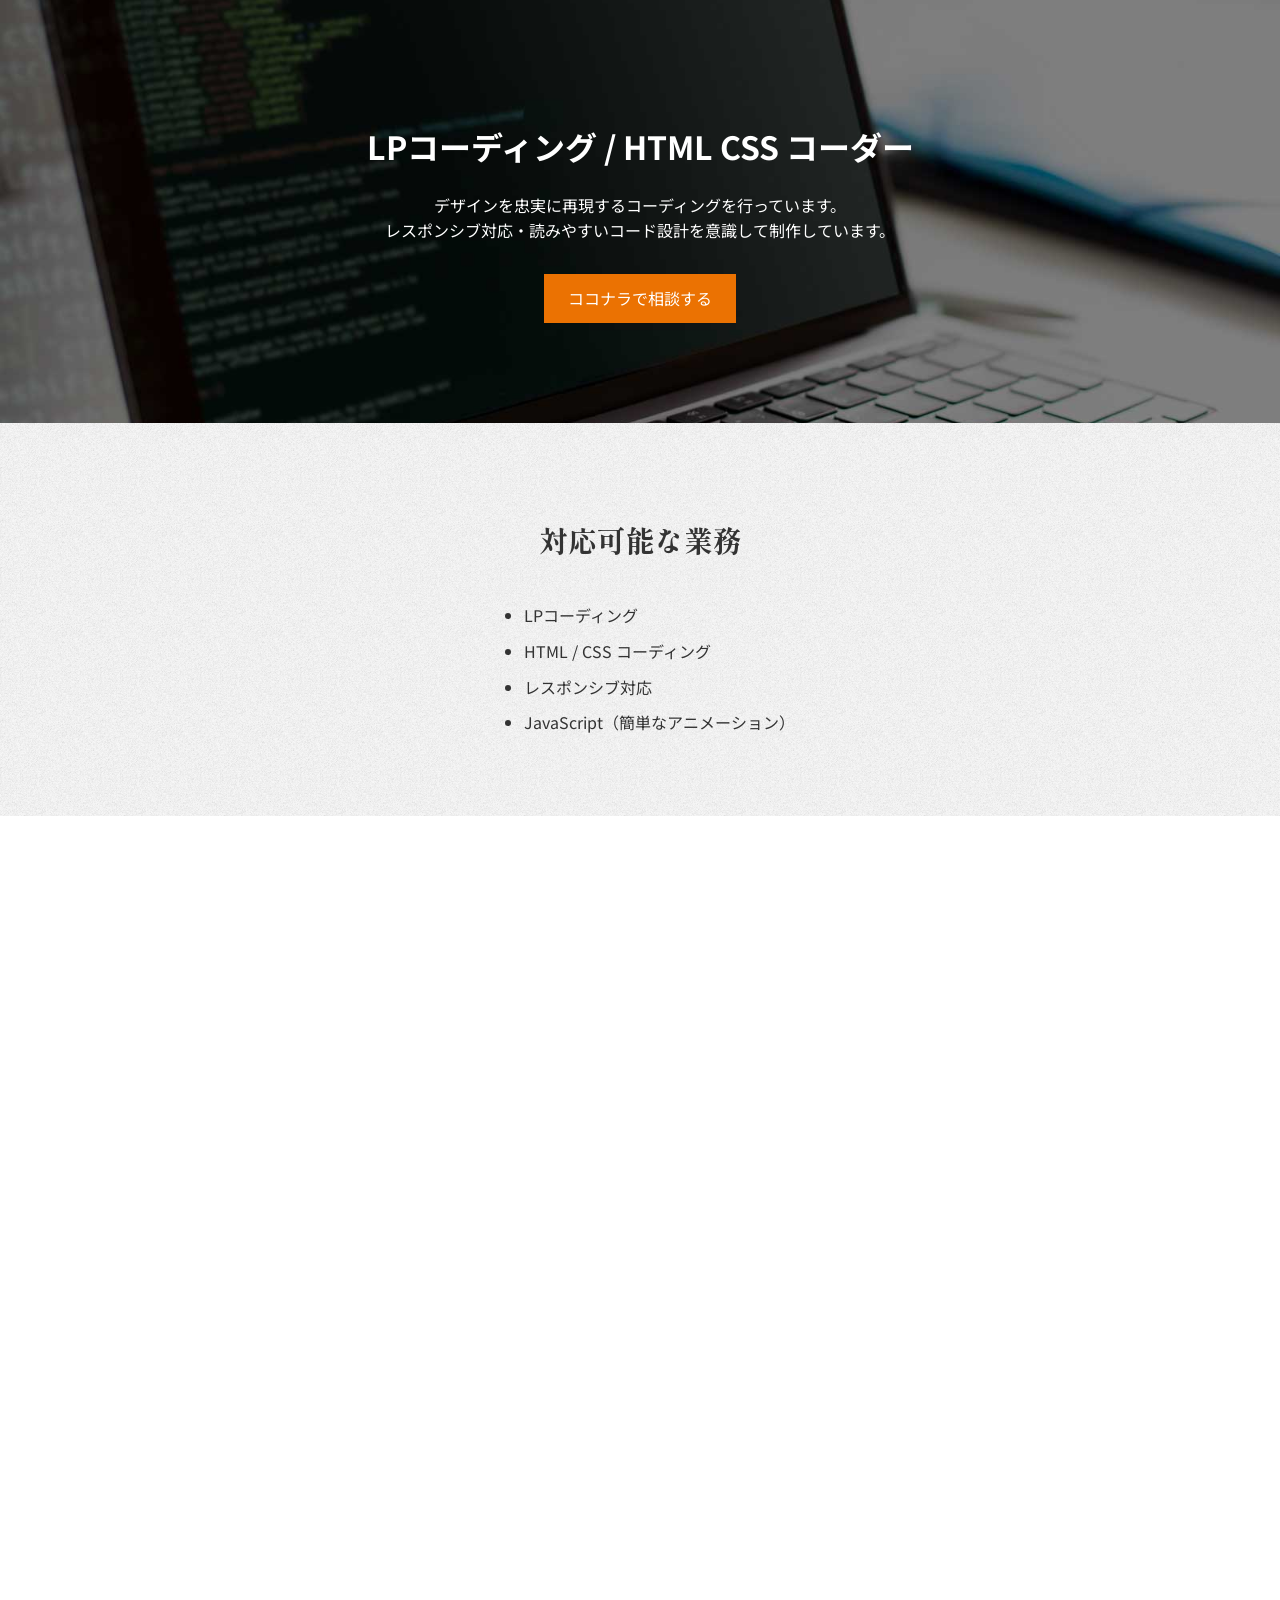
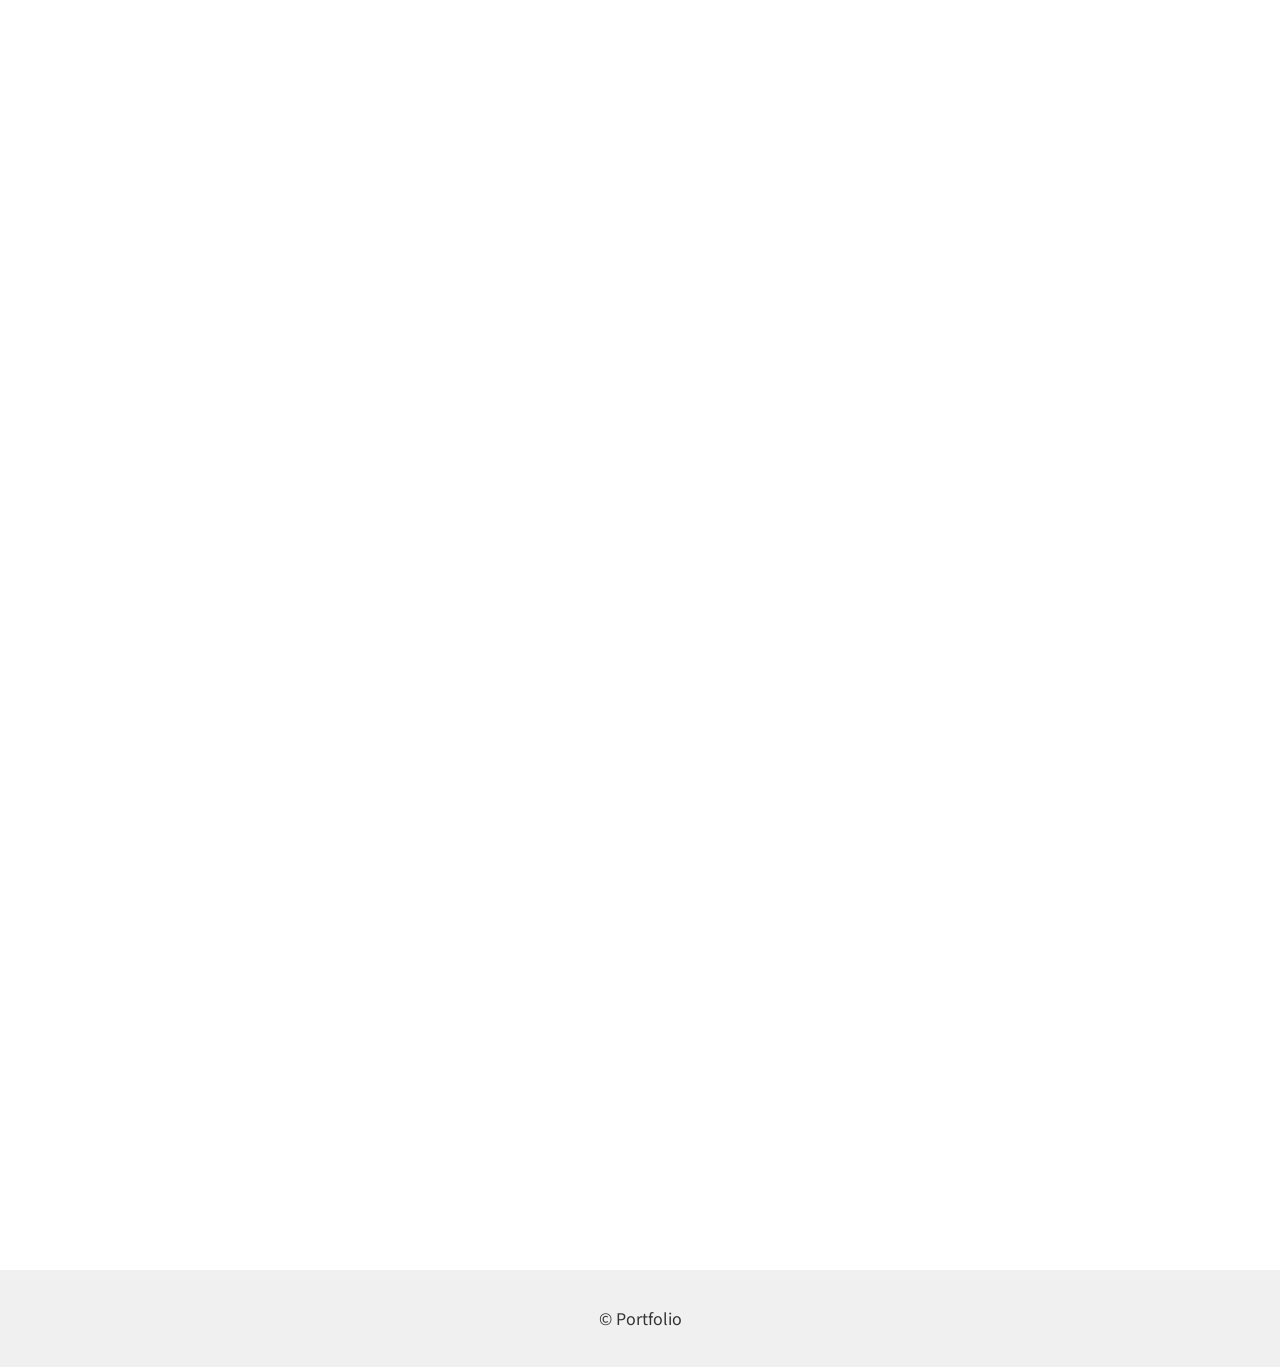
<file: portfolio/index.html>
<!DOCTYPE html>
<html lang="ja">

<head>
  <meta charset="UTF-8">
  <meta name="viewport" content="width=device-width, initial-scale=1.0">
  <title>LPコーディング / HTML CSS コーダー</title>
  <link href="https://unpkg.com/aos@2.3.1/dist/aos.css" rel="stylesheet">
  <link rel="stylesheet" href="css/style.css">
</head>

<body>
  <header>
    <div class="container">
      <h1>LPコーディング<br class="sp-only"><span class="slash"> / </span>HTML CSS コーダー</h1>
      <p class="lead">
        デザインを忠実に再現する<br class="sp-only">コーディングを行っています。<br>
        レスポンシブ対応・読みやすいコード設計を<br class="sp-only">意識して制作しています。
      </p>
      <a class="btn type01" href="https://coconala.com/services/4086378" target="_blank">
        ココナラで相談する
      </a>
    </div>
  </header>

  <section class="service" data-aos="fade-up">
    <div class="container">
      <h2>対応可能な業務</h2>
      <ul>
        <li>LPコーディング</li>
        <li>HTML / CSS コーディング</li>
        <li>レスポンシブ対応</li>
        <li>JavaScript（簡単なアニメーション）</li>
      </ul>
    </div>
  </section>

  <section class="skill" data-aos="fade-up">
    <div class="container">
      <h2>スキル</h2>
      <div class="skill-grid">
        <div>HTML</div>
        <div>CSS</div>
        <!-- <div>JavaScript</div> -->
        <div>レスポンシブ対応</div>
      </div>
    </div>
  </section>

  <section class="works" data-aos="fade-up">
    <div class="container">
      <h2>制作実績（サンプル）</h2>
      <div class="works-grid">
        <div class="work">
          <img src="images/work1.jpg">
          <h3>カフェLP</h3>
          <p>HTML / CSS / レスポンシブ</p>
        </div>

        <div class="work">
          <img src="images/work2.jpg">
          <h3>美容サロンLP</h3>
          <p>HTML / CSS</p>
        </div>

        <div class="work">
          <img src="images/work3.jpg">
          <h3>企業サイト</h3>
          <p>HTML / CSS / JavaScript</p>
        </div>
      </div>
    </div>
  </section>

  <section class="strength" data-aos="fade-up">
    <div class="container">
      <h2>制作で意識していること</h2>
      <ul>
        <li>デザイン再現度を重視したコーディング</li>
        <li>スマートフォン・タブレット対応</li>
        <li>読みやすく保守しやすいHTML構造</li>
        <li>シンプルで整理されたCSS設計</li>
      </ul>
    </div>
  </section>

  <section class="flow" data-aos="fade-up">
    <div class="container">
      <h2>制作の流れ</h2>
      <ol>
        <li>ご相談</li>
        <li>お見積り</li>
        <li>コーディング</li>
        <li>納品</li>
      </ol>
    </div>
  </section>

  <section class="contact" data-aos="fade-up">
    <div class="container">
      <h2>お問い合わせ</h2>
      <p>
        ご依頼・ご相談はココナラからお願いいたします。
      </p>
      <a class="btn" href="https://coconala.com/services/4086378" target="_blank">
        ココナラで相談する
      </a>
    </div>
  </section>

  <footer>
    <p>© Portfolio</p>
  </footer>

  <script src="https://unpkg.com/aos@2.3.1/dist/aos.js"></script>
  <script>
    AOS.init({
      duration: 1200,
      delay: 80,
    });
  </script>
</body>

</html>
</file>
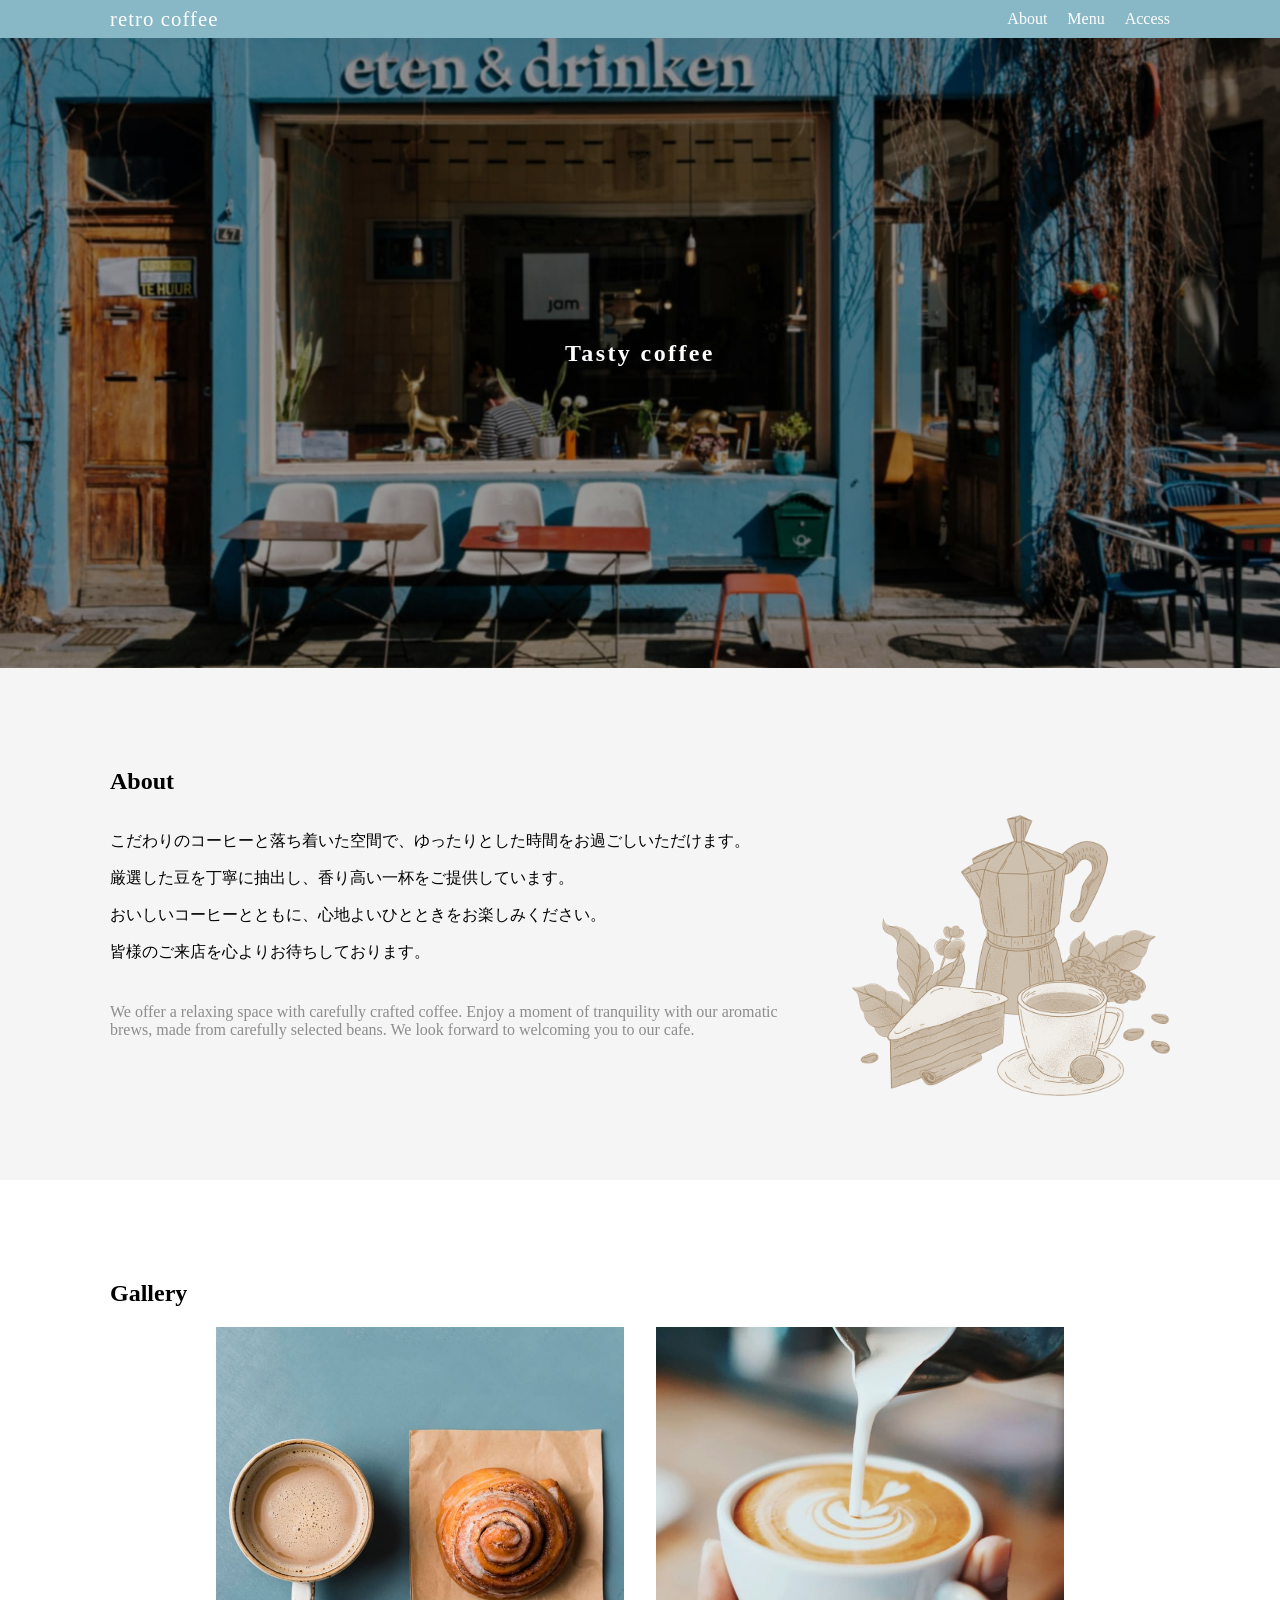
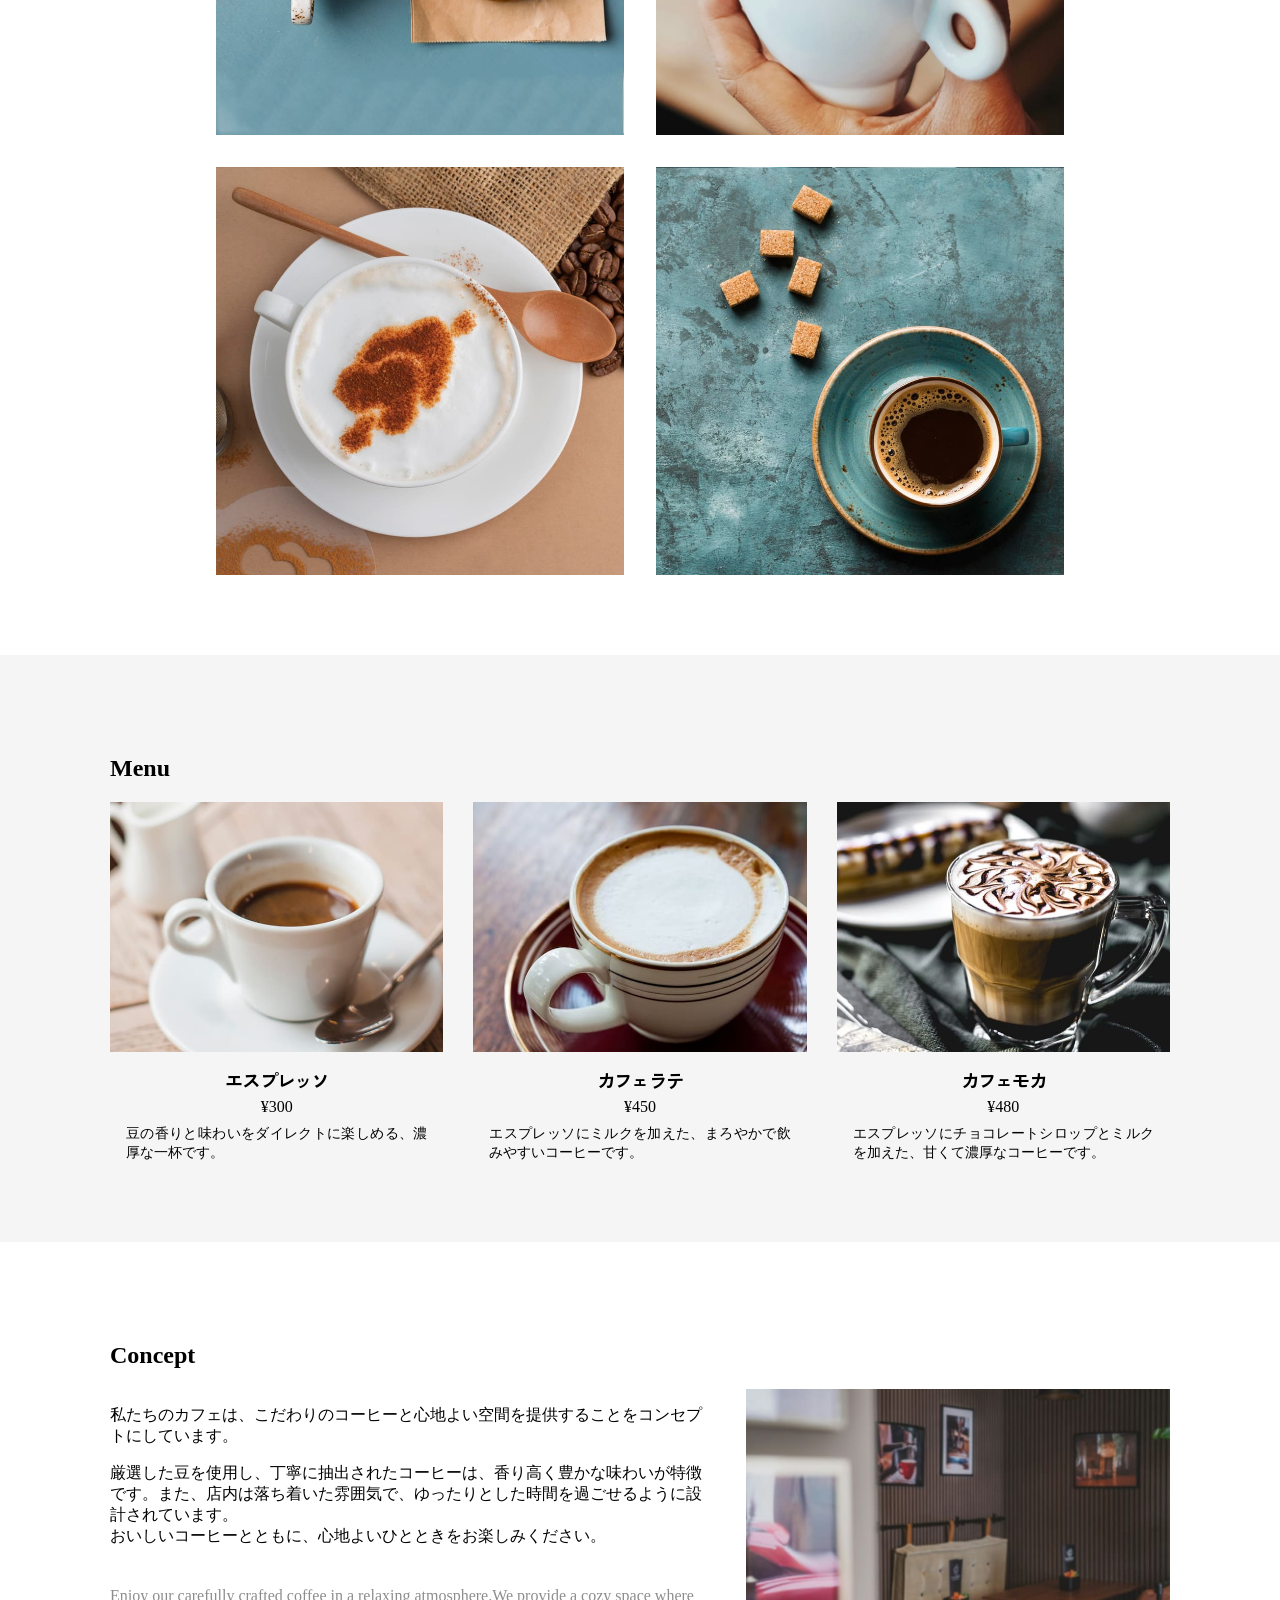
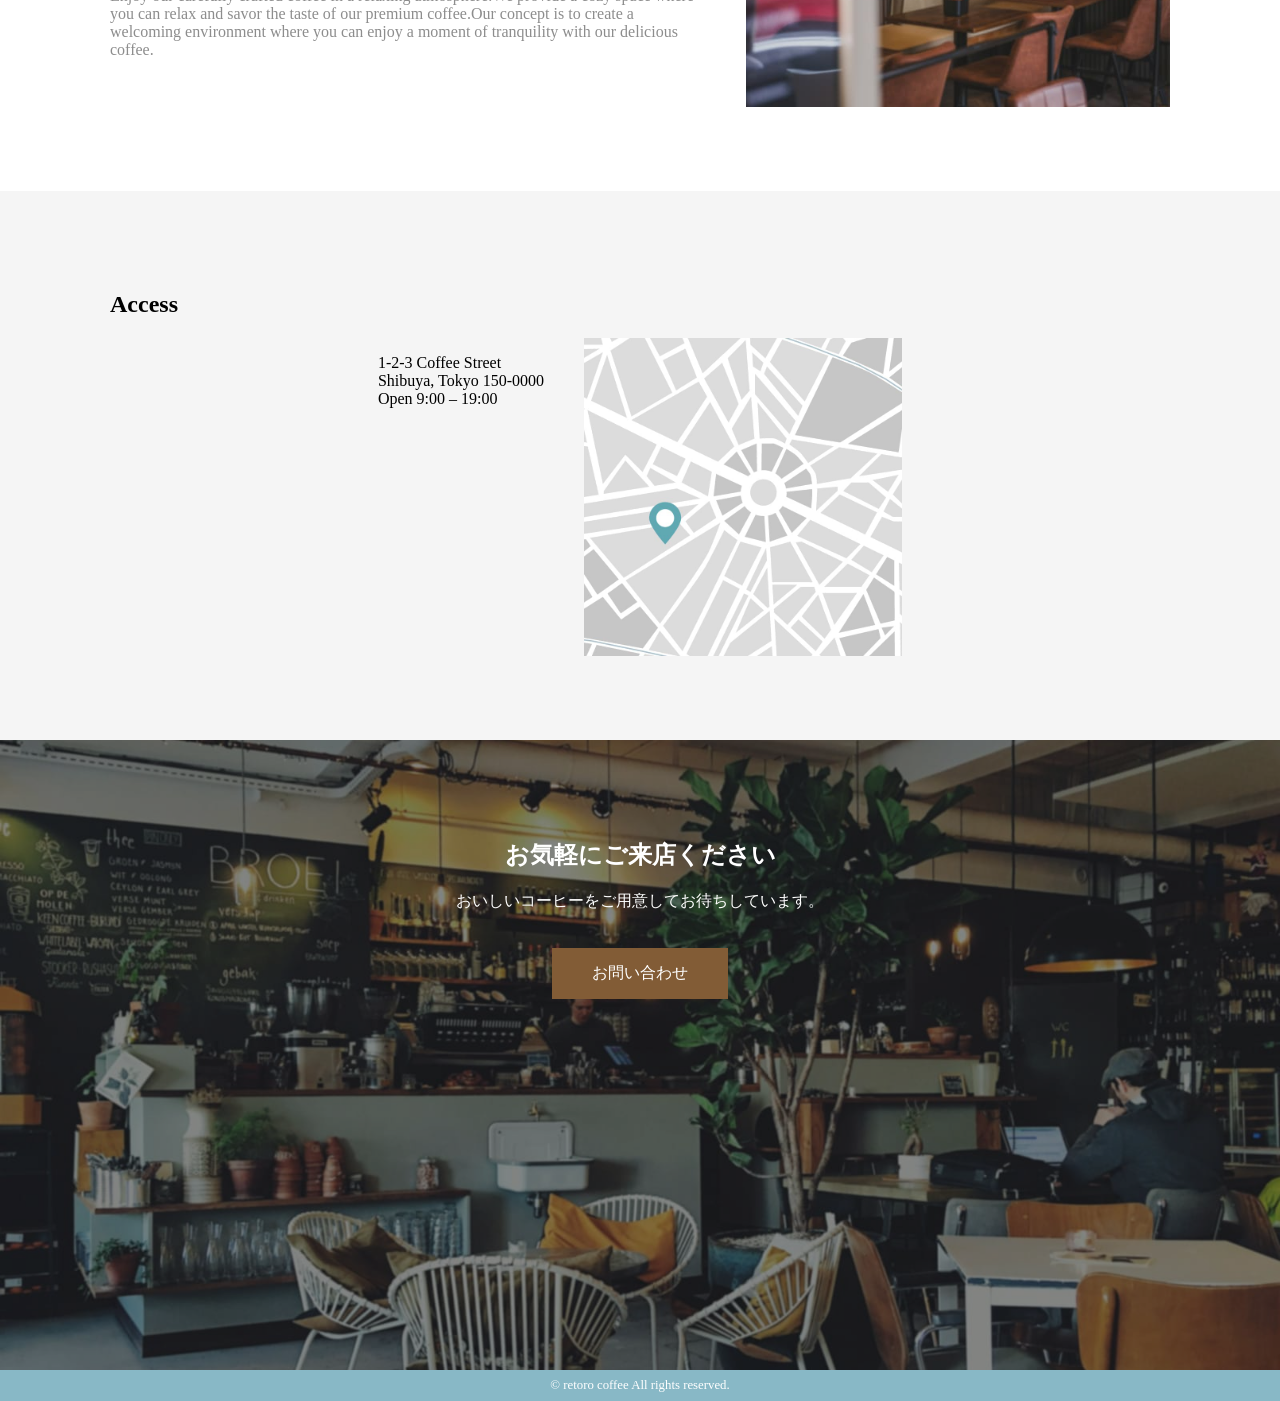
<file: works/cafe-lp/index.html>
<!DOCTYPE html>
<html lang="ja">

<head>
  <meta charset="UTF-8">
  <meta name="viewport" content="width=device-width, initial-scale=1.0">
  <title>Cafe LP</title>
  <link rel="stylesheet" href="style.css">
</head>

<body>

  <header class="header">
    <div class="container">
      <h1>
        <a href="index.html">
          retro coffee
        </a>
      </h1>
      <nav class="nav">
        <ul>
          <li><a href="#about">About</a></li>
          <li><a href="#menu">Menu</a></li>
          <li><a href="#access">Access</a></li>
        </ul>
      </nav>
    </div>
  </header>

  <section class="fv">
    <div class="container">
      <h2>Tasty coffee</h2>
    </div>
  </section>

  <section class="section about" id="about">
    <div class="container">
      <h2>About</h2>
      <div class="about-area">
        <div class="about_txt">
          <p class="jp">
            こだわりのコーヒーと落ち着いた空間で、ゆったりとした時間をお過ごしいただけます。
          </p>
          <p class="jp">
            厳選した豆を丁寧に抽出し、香り高い一杯をご提供しています。
          </p>
          <p class="jp">
            おいしいコーヒーとともに、心地よいひとときをお楽しみください。
          </p>
          <p class="jp">
            皆様のご来店を心よりお待ちしております。
          </p>
          <p class="en">
            We offer a relaxing space with carefully crafted coffee. Enjoy a moment of tranquility with our aromatic brews, made from carefully selected beans. We look forward to welcoming you to our cafe.
          </p>
        </div>
        <div class="about_img">
          <img src="images/about.png">
        </div>
      </div>
    </div>
  </section>

  <section class="section gallery">
    <div class="container">
      <h2>Gallery</h2>
      <div class="gallery-grid">
        <img src="images/gallery1.jpg">
        <img src="images/gallery2.jpg">
        <img src="images/gallery4.jpg">
        <img src="images/gallery3.jpg">
      </div>
    </div>
  </section>

  <section class="section menu" id="menu">
    <div class="container">
      <h2>Menu</h2>
      <div class="menu-grid">
        <div class="menu-item">
          <img src="images/menu1.jpg">
          <h3>エスプレッソ</h3>
          <p>¥300</p>
          <p class="menu-txt jp">
            豆の香りと味わいをダイレクトに楽しめる、濃厚な一杯です。
          </p>
        </div>

        <div class="menu-item">
          <img src="images/menu2.jpg">
          <h3>カフェラテ</h3>
          <p>¥450</p>
          <p class="menu-txt jp">
            エスプレッソにミルクを加えた、まろやかで飲みやすいコーヒーです。
          </p>
        </div>

        <div class="menu-item">
          <img src="images/menu3.jpg">
          <h3>カフェモカ</h3>
          <p>¥480</p>
          <p class="menu-txt jp">
            エスプレッソにチョコレートシロップとミルクを加えた、甘くて濃厚なコーヒーです。
          </p>
        </div>
      </div>
    </div>
  </section>

  <section class="section concept">
    <div class="container">
      <h2>Concept</h2>
      <div class="concept-area">
        <div class="concept-txt">
          <p class="jp">私たちのカフェは、こだわりのコーヒーと心地よい空間を提供することをコンセプトにしています。</p>
          <p class="jp">
            厳選した豆を使用し、丁寧に抽出されたコーヒーは、香り高く豊かな味わいが特徴です。また、店内は落ち着いた雰囲気で、ゆったりとした時間を過ごせるように設計されています。<br>
            おいしいコーヒーとともに、心地よいひとときをお楽しみください。
          </p>

          <p class="en">
            Enjoy our carefully crafted coffee in a relaxing atmosphere.We provide a cozy space where you can relax and savor the taste of our premium coffee.Our concept is to create a welcoming environment where you can enjoy a moment of tranquility with our delicious coffee.
          </p>
        </div>

        <div class="concept-img">
          <img src="images/concept.jpg">
        </div>
      </div>
    </div>
  </section>

  <section class="section access" id="access">
    <div class="container">
      <h2>Access</h2>
      <div class="access-area">
        <div class="access-txt">
          <p>
            1-2-3 Coffee Street<br>
            Shibuya, Tokyo 150-0000<br>
            Open 9:00 – 19:00
            </p>
        </div>
        <div class="access-map">
          <img src="images/access_map.jpg">
      </div>
    </div>
  </section>


  <section class="section cta">
    <div class="container">
      <h2>お気軽にご来店ください</h2>
      <p class="jp">おいしいコーヒーをご用意して<br class="sp-br">お待ちしています。</p>
      <a class="cta-button jp" href="#">お問い合わせ</a>
    </div>
  </section>

  <footer class="footer">
    <div class="container">
      <p>© retoro coffee All rights reserved.</p>
    </div>
  </footer>

</body>
</html>
</file>
<file: portfolio/css/style.css>
@charset "UTF-8";
@import url('https://fonts.googleapis.com/css2?family=Noto+Sans+JP:wght@100..900&display=swap');
@import url('https://fonts.googleapis.com/css2?family=Shippori+Mincho+B1&display=swap');

body {
  font-family: 'Noto Sans JP', sans-serif;
  margin:0;
  line-height:1.6;
  color:#333;
}

header {
  background-image: url(../images/header.jpg);
  background-size: cover;
  background-position: center;
  padding:100px 0;
  text-align:center;
}

.container {
  width:90%;
  max-width:1000px;
  margin:auto;
}

.container h1,
.container p.lead {
  color: #fff;
}

h1 {
  font-size:32px;
  margin-bottom:20px;
}
@media screen and (max-width: 768px) {
  h1 {
    font-size: 24px;
  }
}

.lead {
  margin-bottom:30px;
}

section {
  padding:70px 0;
}

h2 {
  margin-bottom:40px;
  text-align:center;
  font-family: "Shippori Mincho B1", serif;
  font-size: 1.8em;
  font-weight: 900;
}
@media screen and (max-width: 768px) {
  h2 {
    font-size: 1.5em;
  }
}

.service,
.works,
.flow {
  background-color: rgb(249, 249, 249);
  background-image: linear-gradient(rgba(249, 249, 249, 0.8), rgba(249, 249, 249, 0.8)),url(../images/noise.avif);
  background-repeat: repeat;
  background-size: 100px;
}

.service ul {
  max-width: 272px;
  margin: auto;
}

.strength ul {
  max-width:328px;
  margin:auto;
}

.service li,
.strength li {
  margin-bottom:10px;
}

.skill-grid {
  display:grid;
  grid-template-columns:repeat(auto-fit,minmax(150px,1fr));
  gap:20px;
  text-align:center;
}
@media screen and (max-width: 768px) {
  .skill-grid {
    grid-template-columns: none;
  }
}

.skill-grid div {
  background:#c0c0c0;
  padding:20px;
}

.works-grid {
  display:grid;
  grid-template-columns:repeat(auto-fit,minmax(250px,1fr));
  gap:30px;
}

.works-grid .work h3,
.works-grid .work p {
  text-align: center;
}

.works-grid .work h3 {
  margin-bottom:0;
}

.works-grid .work p {
  margin-top: 0;
}

.work img {
  width:100%;
  height:200px;
  object-fit:cover;
}
@media screen and (max-width: 768px) {
  .work img {
    height: auto;
  }
}

.flow ol {
  max-width:400px;
  margin:auto;
  counter-reset:number;
  list-style-type: none!important;
  padding:0.5em;
}

.flow ol li {
  position: relative;
  line-height: 1.5em;
  margin-bottom: 8px;
  padding: 0.5em 0.5em 0.5em 40px;
  background: #fff;
}

.flow ol li:before{
  position: absolute;
  counter-increment: number;
  content: counter(number);
  display:inline-block;
  background: #eb7202;
  color: #fff;
  font-weight: 900;
  font-size: 15px;
  border-radius: 50%;
  left: 0;
  top: 50%;
  width: 25px;
  height: 25px;
  line-height: 25px;
  margin-left: 8px;
  text-align: center;
  -webkit-transform: translateY(-50%);
  transform: translateY(-50%);
}

.contact {
  text-align:center;
  background:#fafafa;
}

.btn {
  display:inline-block;
  padding:12px 24px;
  background:#333;
  color:white;
  text-decoration:none;
  transition: opacity 0.7s;
}

.btn:hover {
  opacity: 0.8;
}

.btn.type01{
  display:inline-block;
  padding:12px 24px;
  background:#eb7202;
  color:white;
  text-decoration:none;
  transition: opacity 0.7s;
}

footer {
  text-align:center;
  padding:20px;
  background:#f0f0f0;
}

.sp-only {
  display: none;
}
@media screen and (max-width: 768px) {
  .sp-only {
    display: block;
  }
  .slash {
    display: none;
  }
}
</file>
<file: works/cafe-lp/style.css>
@charset "UTF-8";
@import url('https: //fonts.googleapis.com/css2?family=New+Tegomin&family=Noto+Serif: ital,wght@0,100..900;1,100..900&display=swap');

@import url('https://fonts.googleapis.com/css2?family=Zen+Kaku+Gothic+New&display=swap');

* {
  box-sizing: border-box;
}

html {
  scroll-behavior:smooth;
}

body {
  font-family: "New Tegomin", serif;
  font-feature-settings: "pkna";
  margin: 0;
}

img {
  max-width: 100%;
  height: auto;
}

a {
  color: inherit;
  text-decoration: none;
  transition: opacity 0.5s;
}

a:hover {
  opacity: 0.8;
}

.jp {
  font-family: "Zen Kaku Gothic New", sans-serif;
}

.sp-br {
  display: none;
}
@media (max-width: 768px) {
  .sp-br {
    display: inline;
  }
}

/* common */
.container {
  max-width: 1100px;
  margin: auto;
  padding: 0 20px;
}

.section {
  padding: 80px 0;
}

/* header */
.header {
  position: sticky;
  top: 0;
  height: 38px;
  z-index: 100;
  background: #88b8c6;
}

.header .container {
  display: flex;
  justify-content: space-between;
  align-items: center;
  height: inherit;
}

.header h1 {
  margin: 0;
  font-size: 1.3em;
  font-weight: 500;
  letter-spacing: .05em;
}
@media (max-width: 768px) {
  .header h1 {
    font-size: 1.1em;
  }
}

.header h1 a {
  color: #fff;
}

.nav ul {
  display: flex;
  gap: 20px;
  list-style: none;
  margin: 0;
  padding: 0;
}
@media (max-width: 768px) {
  .nav ul {
    font-size: 0.9em;
  }
}

.nav li a {
  color: #fff;
}

/* FV */
.fv {
  position: relative;
  height: 70vh;
  background: url(images/fv.jpg) center/cover;
  display: flex;
  align-items: center;
  justify-content: center;
  color: #fff;
  text-align: center;
}

.fv::before {
  content: "";
  position: absolute;
  inset: 0;
  background: rgba(0,0,0,0.4);
}

.fv h2 {
  position: relative;
  letter-spacing: .1em;
}

/* about */
.about {
  background: #f5f5f5;
}

.about-area {
  display: flex;
  gap: 40px;
}
@media (max-width: 768px) {
  .about-area {
    flex-direction: column;
    text-align: justify;
  }
}

.about_txt {
  flex: 1;
}

.about_txt .en {
  margin-top: 40px;
  color: #8d8d8d;
}

.about_img {
  width: 30%;
}
@media (max-width: 768px) {
  .about_img {
    width: 50%;
    margin: 0 auto;
  }
}

/* gallery */
.gallery-grid {
  display: grid;
  grid-template-columns: repeat(2,1fr);
  gap: 32px;
  width: 80%;
  margin: auto;
}
@media (max-width: 768px) {
  .gallery-grid {
    grid-template-columns: 1fr;
    width: 100%;
    padding: 0 8px;
  }
}

.gallery-grid img {
  width: 100%;
  display: block;
  transition: 0.3s;
}

.gallery-grid img:hover {
  transform: scale(1.05);
}

/* menu */
.menu {
  background: #f5f5f5;
}

.menu-grid {
  display: grid;
  grid-template-columns: repeat(3,1fr);
  gap: 30px;
}

@media (max-width: 768px) {
  .menu-item {
    margin-bottom: 24px;
  }
}

.menu-item img {
  width: 100%;
}

.menu-item h3 {
  margin: 10px 0 5px;
  text-align: center;
  font-family: "Zen Kaku Gothic New", sans-serif;
  letter-spacing: -.1em;
}

.menu-item p {
  margin: 0;
  text-align: center;
}

.menu-item .menu-txt {
  margin-top: 8px;
  padding: 0 16px;
  text-align: justify;
  font-size: 0.9em;
}

/* concept */
.concept-area {
  display: flex;
  gap: 40px;
}
@media (max-width: 768px) {
  .concept-area {
    flex-direction: column;
  }
}
.concept-txt {
  flex: 1;
}
@media (max-width: 768px) {
  .concept-txt {
    text-align: justify;
  }
}

.concept-txt .en {
  margin-top: 40px;
  color: #8d8d8d;
}

.concept-img {
  width: 40%;
}
@media (max-width: 768px) {
  .concept-img {
    width: 100%;
  }
}

/* access */
.access {
  background: #f5f5f5;
}

.access-area {
  display: flex;
  justify-content: center;
  gap: 40px;
}
@media (max-width: 768px) {
  .access-area {
    flex-direction: column;
    gap: 24px;
  }
}

.access-map {
  width: 30%;
}
@media (max-width: 768px) {
  .access-map {
    width: 70%;
    margin: 0 auto;
  }
}

/* CTA */
.cta {
  position: relative;
  height: 70vh;
  text-align: center;
  background: url(images/cta.jpg) center/cover;
}

.cta::before {
  content: "";
  position: absolute;
  inset: 0;
  background: rgba(0,0,0,0.4);
}

.cta .container {
  position: relative;
  z-index: 1;
  color: #fff;
}

.cta-button {
  display: inline-block;
  margin-top: 20px;
  padding: 15px 40px;
  color: #fff;
  background: #825c36;
}

/* footer */
.footer {
  margin: 0;
  color: #fff;
  background: #88b8c6;
}

.footer p {
  margin: 0;
  padding: 8px 0;
  text-align: center;
  font-size: 0.8em;
}

/* responsive */
@media (max-width: 768px) {
  .menu-grid {
    grid-template-columns: 1fr;
  }

  .section {
    padding: 60px 0;
  }
}
</file>
